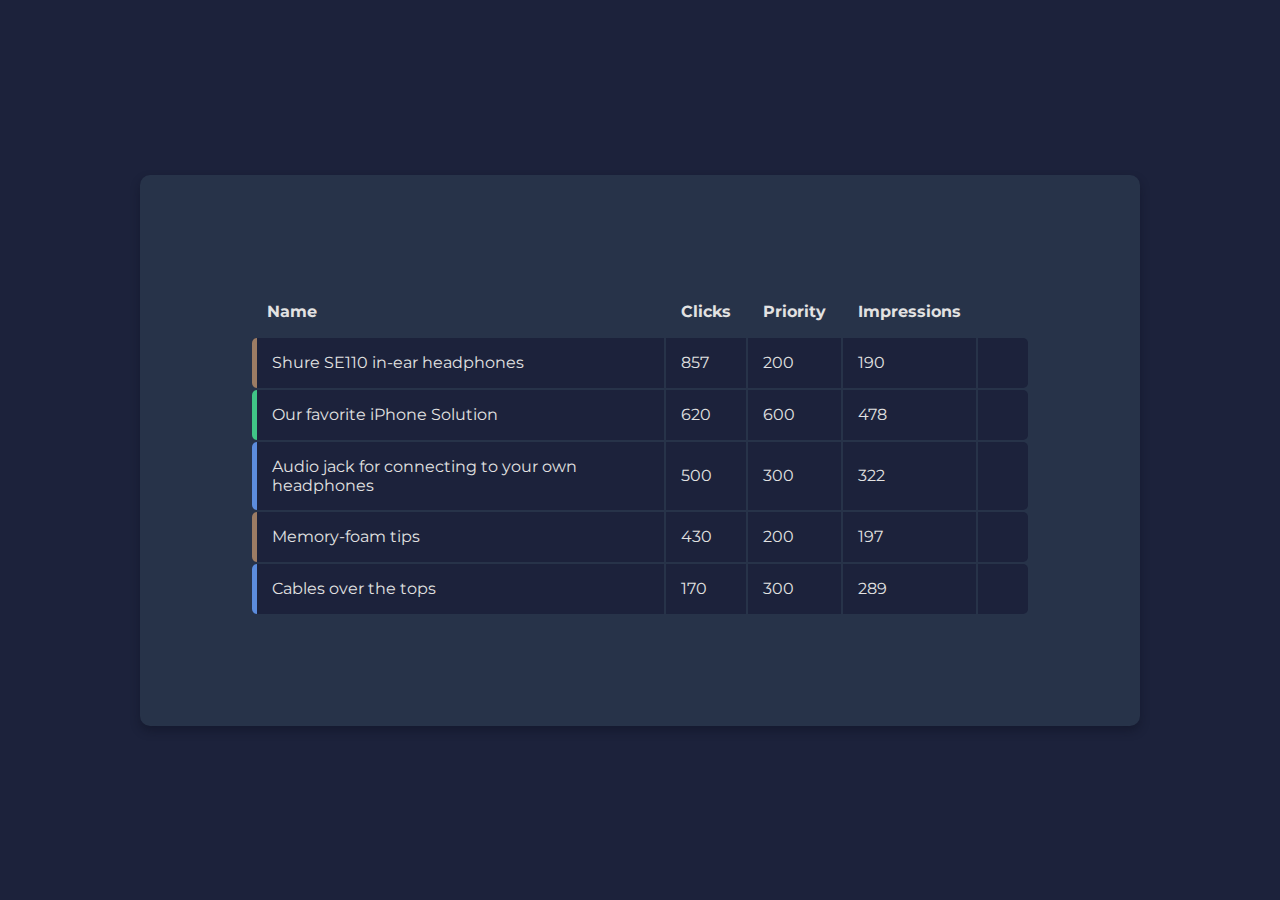
<file: ads-manager/index.html>
<!DOCTYPE html>
<html lang="en">
<head>
    <meta charset="UTF-8">
    <meta name="viewport" content="width=device-width, initial-scale=1.0">
    <link rel="stylesheet" href="https://cdnjs.cloudflare.com/ajax/libs/font-awesome/5.13.1/css/all.min.css" integrity="sha256-2XFplPlrFClt0bIdPgpz8H7ojnk10H69xRqd9+uTShA=" crossorigin="anonymous" />
    <link rel="stylesheet" href="./styles.css">
    <title>Ads Manager</title>
</head>
<body>
    <div class="container">
        <table>
            <thead>
                <tr>
                    <th>Name</th>
                    <th>Clicks</th>
                    <th>Priority</th>
                    <th>Impressions</th>
                    <th></th>
                </tr>
            </thead>
            <tbody>
                <tr class="priority-200">
                    <td>Shure SE110 in-ear headphones</td>
                    <td>857</td>
                    <td>
                        <i class="fas fa-circle"></i> 
                        200
                    </td>
                    <td>190</td>
                    <td>
                        <button class="delete"><i class="fas fa-trash"></i></button>
                    </td>
                </tr>
                <tr class="priority-600">
                    <td>Our favorite iPhone Solution</td>
                    <td>620</td>
                    <td>
                        <i class="fas fa-circle"></i>
                        600
                    </td>
                    <td>478</td>
                    <td>
                        <button class="delete"><i class="fas fa-trash"></i></button>
                    </td>
                </tr>
                <tr class="priority-300">
                    <td>Audio jack for connecting to your own headphones</td>
                    <td>500</td>
                    <td>
                        <i class="fas fa-circle"></i>
                        300
                    </td>
                    <td>322</td>
                    <td>
                        <button class="delete"><i class="fas fa-trash"></i></button>
                    </td>
                </tr>
                <tr class="priority-200">
                    <td>Memory-foam tips</td>
                    <td>430</td>
                    <td>
                        <i class="fas fa-circle"></i>
                        200
                    </td>
                    <td>197</td>
                    <td>
                        <button class="delete"><i class="fas fa-trash"></i></button>
                    </td>
                </tr>
                <tr class="priority-300">
                    <td>Cables over the tops</td>
                    <td>170</td>
                    <td>
                        <i class="fas fa-circle"></i>
                        300
                    </td>
                    <td>289</td>
                    <td>
                        <button class="delete"><i class="fas fa-trash"></i></button>
                    </td>
                </tr>
            </tbody>
        </table>
    </div>
</body>
</html>
</file>
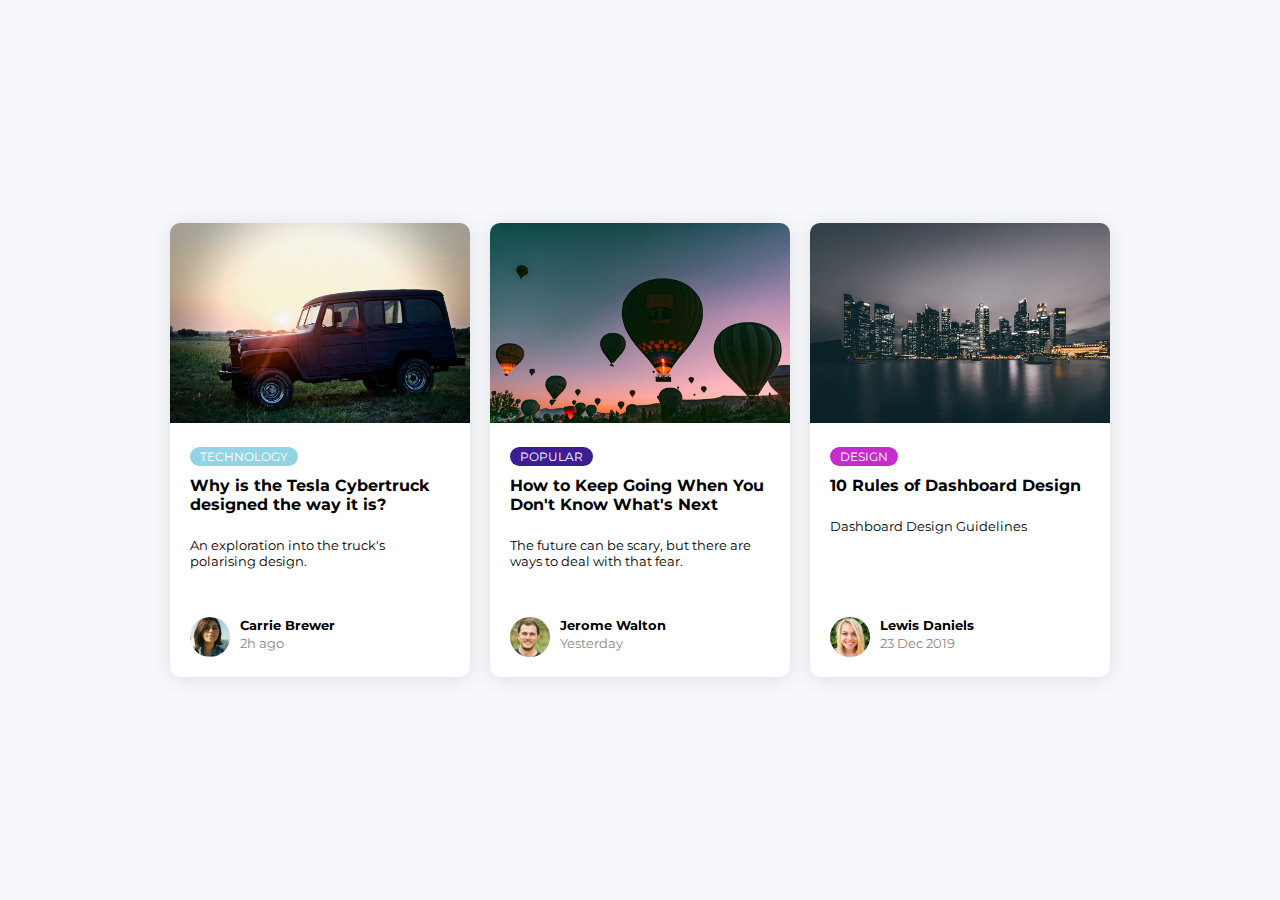
<file: blog-posts/index.html>
<!DOCTYPE html>
<html lang="en">
<head>
    <meta charset="UTF-8">
    <meta name="viewport" content="width=device-width, initial-scale=1.0">
    <link rel="stylesheet" href="./styles.css">
    <title>Blog Cards</title>
</head>
<body>
    <div class="container">
        <div class="card">
            <div class="card-header">
                <img src="./images/rover.jpeg" alt="Rover">
            </div>
            <div class="card-body">
                <span class="tag tag-teal">Technology</span>
                <h4>Why is the Tesla Cybertruck designed the way it is?</h4>
                <p>An exploration into the truck's polarising design.</p>
                <div class="user">
                    <img src="./images/user-1.jpg" alt="Avatar of the User">
                    <div class="user-info">
                        <h5>Carrie Brewer</h5>
                        <small>2h ago</small>
                    </div>
                </div>
            </div>
        </div>
        <div class="card">
            <div class="card-header">
                <img src="./images/ballons.jpeg" alt="ballons" />
            </div>
            <div class="card-body">
                <span class="tag tag-purple">Popular</span>
                <h4>How to Keep Going When You Don't Know What's Next</h4>
                <p>
                    The future can be scary, but there are ways to deal with that fear.
                </p>
                <div class="user">
                    <img src="./images/user-2.jpg" alt="Avatar of the User" />
                    <div class="user-info">
                        <h5>Jerome Walton</h5>
                        <small>Yesterday</small>
                    </div>
                </div>
            </div>
        </div>
        <div class="card">
            <div class="card-header">
                <img src="./images/city.jpeg" alt="city" />
            </div>
            <div class="card-body">
                <span class="tag tag-pink">Design</span>
                <h4>10 Rules of Dashboard Design</h4>
                <p>Dashboard Design Guidelines</p>
                <div class="user">
                    <img src="./images/user-3.jpg" alt="Avatar of the User" />
                    <div class="user-info">
                        <h5>Lewis Daniels</h5>
                        <small>23 Dec 2019</small>
                    </div>
                </div>
            </div>
        </div>
    </div>
</body>
</html>
</file>
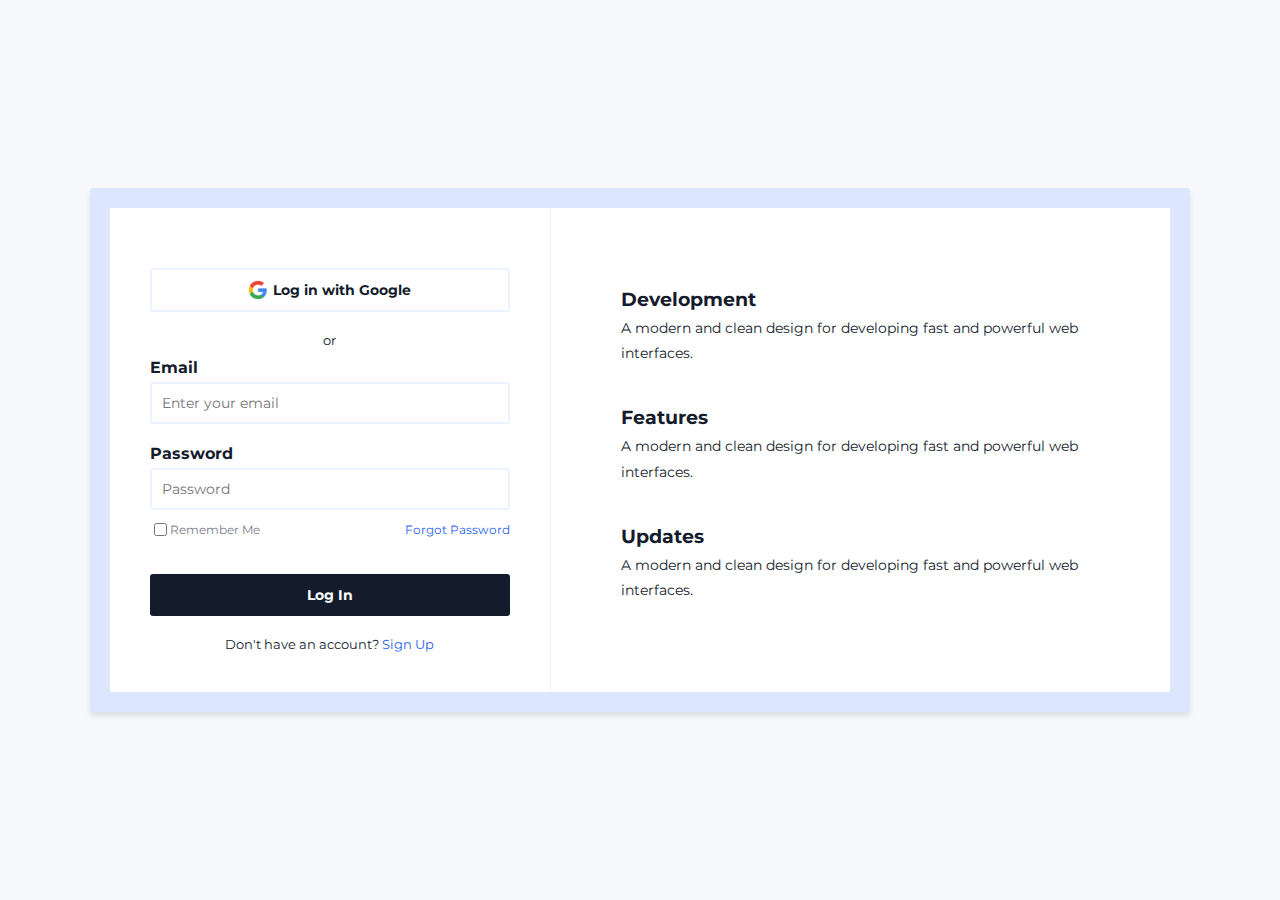
<file: login/index.html>
<!DOCTYPE html>
<html lang="en">
<head>
    <meta charset="UTF-8">
    <meta name="viewport" content="width=device-width, initial-scale=1.0">
    <link rel="stylesheet" href="https://cdnjs.cloudflare.com/ajax/libs/font-awesome/5.13.1/css/all.min.css" integrity="sha256-2XFplPlrFClt0bIdPgpz8H7ojnk10H69xRqd9+uTShA=" crossorigin="anonymous" />
    <link rel="stylesheet" href="./style.css">
    <title>Login</title>
</head>
<body>
    <div class="container">
        <form>
            <button class="btn btn-ghost">
                <img src="./images/google.png" alt="google">
                Log in with Google
            </button>
            <small>or</small>
            <div class="form-control">
                <label for="email">Email</label>
                <input type="email" id="email" placeholder="Enter your email"> 
            </div>
            <div class="form-control">
                <label for="password">Password</label>
                <input type="password" id="password" placeholder="Password"> 
            </div>

            <div class="checkbox-container">
                <input type="checkbox" id="remember">
                <label for="remember">Remember Me</label>

                <a href="!#">Forgot Password</a>
            </div>

            <button class="btn">Log In</button>
            <small>Don't have an account? <a href="!#">Sign Up</a></small>
        </form>
        <div class="features">
            <div class="feature">
                <i class="fas fa-code"></i>
                <h3>Development</h3>
                <p>A modern and clean design for developing fast and powerful web interfaces.</p>
            </div>
            <div class="feature">
                <i class="fas fa-gift"></i>
                <h3>Features</h3>
                <p>A modern and clean design for developing fast and powerful web interfaces.</p>
            </div>
            <div class="feature">
                <i class="fas fa-edit"></i>
                <h3>Updates</h3>
                <p>A modern and clean design for developing fast and powerful web interfaces.</p>
            </div>
        </div>
    </div>
</body>
</html>
</file>
<file: ads-manager/styles.css>
@import url('https://fonts.googleapis.com/css2?family=Montserrat:wght@300&display=swap');

* {
    box-sizing: border-box;
}

body {
    background-color: #1c223b;
    color: #fff;
    font-family: 'Montserrat', sans-serif;
    display: flex;
    align-items: center;
    justify-content: center;
    height: 100vh;
    margin: 0;
}

.container {
    background-color: #273349;
    border-radius: 10px;
    box-shadow: 0 5px 10px rgba(12,16,31,0.4);
    padding: 20px;
    margin: auto;
    width: 1000px;
}

table {
    color: #e2e2e2;
    padding: 10px;
    width: 100%;
}

th,td {
    padding: 15px;
    text-align: left;
}

tbody tr {
    background-color: #1c223b;
}

tbody tr:hover {
    background-color: #151b31;
    box-shadow: 0 3px 5px rgba(0,0,0,0.2);
}

tbody tr td:first-of-type {
    border-top-left-radius: 5px;
    border-bottom-left-radius: 5px;
}

tbody tr td:last-of-type {
    border-top-right-radius: 5px;
    border-bottom-right-radius: 5px;
    text-align: center;
}

.priority-200 td:first-of-type {
    border-left: 5px solid #9c7c64;
}

.priority-300 td:first-of-type {
    border-left: 5px solid #5c8cdc;
}

.priority-600 td:first-of-type {
    border-left: 5px solid #40c587;
}

i.fa-circle {
    transform: scale(0.5);
}

.priority-200 .fa-circle {
    color: #9c7c64;
}

.priority-300 .fa-circle {
    color: #5c8cdc;
}

.priority-600 .fa-circle {
    color: #40c587;
}

.delete {
    background-color: #242c4c;
    border: 0;
    border-radius: 2px;
    color: #909090;
    cursor: pointer;
    font-size: 16px;
    padding: 5px 10px;
    opacity: 1;
}
table th:nth-of-type(3),
table td:nth-of-type(3) {
    display: none;
}



@media (min-width: 768px) {
    .container {
        padding: 100px;
    }

    .delete {
        opacity: 0;
    }
    
    tr:hover .delete {
        opacity: 1;
    }

    table th:nth-of-type(3),
    table td:nth-of-type(3) {
        display: table-cell;
    }
}
</file>
<file: blog-posts/styles.css>
@import url('https://fonts.googleapis.com/css2?family=Montserrat:wght@300&display=swap');

* {
    box-sizing: border-box;
}
body {
    background-color: #f7f8fc;
    font-family: 'Montserrat', sans-serif;
    display: flex;
    align-items: center;
    justify-content: center;
    height: 100vh;
    margin: 0;
}
.container {
    display: grid;
    grid-template-columns: 1fr;
    justify-items: center;
    gap: 20px;
    width: 940px;
    margin: auto;
}

.card {
    background-color: white;
    border-radius: 10px;
    box-shadow: 0 2px 20px rgba(0,0,0,0.1);
    overflow: hidden;
    width: 300px;
}

.card-header img{
    width: 100%;
    height: 200px;
    object-fit: cover;
}

.card-body {
    display: flex;
    flex-direction: column;
    align-items: start;
    padding: 20px;
    min-height: 250px;
}

.tag {
    background-color:  #777;
    border-radius: 50px;
    font-size: 12px;
    margin: 0;
    color: #fff;
    padding: 2px 10px;
    text-transform: uppercase;
}

.tag-teal {
    background-color: #92d4e4;
}

.tag-purple {
    background-color: #3d1d94;
}

.tag-pink {
    background-color: #c62bcb;
}

.card-body h4 {
    margin: 10px 0;
}

.card-body p {
    font-size: 13px;
    margin-bottom: 40px;
}

.user {
    display: flex;
    margin-top: auto;
}

.user img {
    width: 40px;
    height: 40px;
    border-radius: 50%;
    margin-right: 10px;
}

.user-info h5 {
    margin: 0;
}

.user-info small {
    color: #888785;
}

@media (min-width: 941px) {
    .container {
        grid-template-columns: repeat(3,1fr);
    }
}
</file>
<file: login/style.css>
@import url('https://fonts.googleapis.com/css2?family=Montserrat:wght@300&display=swap');

* {
    box-sizing: border-box;
}
body {
    background-color: #f7f8fc;
    color: #141c2c;
    font-family: 'Montserrat', sans-serif;
    display: flex;
    align-items: center;
    justify-content: center;
    height: 100vh;
    margin: 0;
}
a {
    color: #2762eb;
    text-decoration: none;
}

.container {
    background-color: #fff;
    border-radius: 3px;
    border: 20px solid #dce7ff;
    width: 1100px;
    max-width: 100%;
    display: flex;
    flex-direction: column;
    box-shadow: 0 4px 5px rgba(0, 0, 0, 0.1);
}

form {
    border-right: 0;
    display: flex;
    flex-direction: column;
    align-items: center;
    justify-content: center;
    padding: 40px;
    flex: 1;
}

.form-control {
    margin: 10px 0;
    width: 100%;
}

label {
    display: block;
    font-weight: bold;
    margin-bottom: 5px;
}

input:not([type='checkbox']) {
    background-color: transparent;
    border: 2px solid #ecf2ff;
    border-radius: 3px;
    font-family: inherit;
    font-size: 14px;
    padding: 10px;
    width: 100%;
}

.checkbox-container {
    display: flex;
    justify-content: space-between;
    align-items: center;
    font-size: 12px;
    margin-bottom: 15px;
    width: 100%;
}

.checkbox-container label {
    color: #7a7e8c;
    font-weight: normal;
    margin: 0;
    margin-right: auto;
}

.checkbox-container input {
    margin: none;
}


.btn {
    background-color: #141c2c;
    border: 2px solid  #141c2c;
    border-radius: 3px;
    color: #fff;
    display: flex;
    align-items: center;
    justify-content: center;
    font-family: inherit;
    font-weight: bold;
    font-size: 14px;
    padding: 10px;
    margin: 20px 0;
    width: 100%;
}
.btn-ghost {
    background: transparent;
    border-color: #ecf2ff;
    color: #141c2c;
}

.btn img {
    margin-right: 5px;
    width: 20px;
    cursor: pointer;
}

.features {
    flex: 1.5;
    padding: 40px;
}

.feature {
    padding-left: 30px;
    position: relative;
    margin: 40px 0;
}

.feature i {
    color: #2762eb;
    position: absolute;
    top: 5px;
    left: 0;
}

.feature h3 {
    margin: 0;
}

.feature p {
    font-size: 14px;
    line-height: 1.8;
    margin: 5px 0;
}


@media (min-width: 769px) {
    .container {
        flex-direction: row;
    }

    form {
        border-right: 1px solid #ecf2ff;
    }
}
</file>
